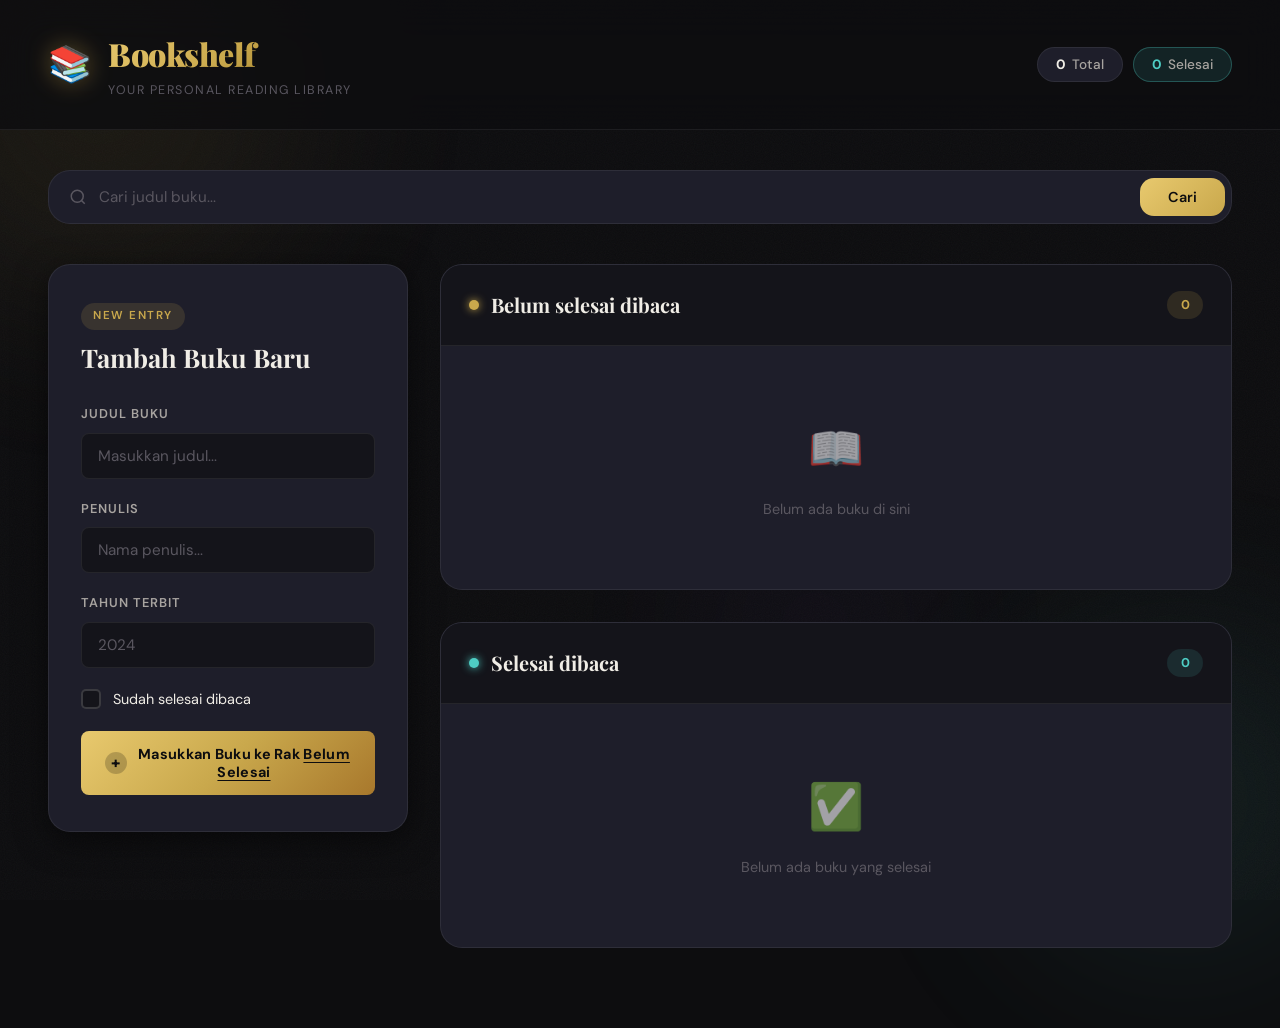
<file: bookshelf-app-starter-project/index.html>
<!DOCTYPE html>
<html lang="en">
  <head>
    <meta http-equiv="Content-Type" content="text/html;charset=UTF-8" />
    <meta name="viewport" content="width=device-width, initial-scale=1.0" />
    <title>Bookshelf App</title>
    <link rel="stylesheet" href="style.css" />
    <link rel="preconnect" href="https://fonts.googleapis.com" />
    <link rel="preconnect" href="https://fonts.gstatic.com" crossorigin />
    <link
      href="https://fonts.googleapis.com/css2?family=Playfair+Display:ital,wght@0,400;0,700;0,900;1,400&family=DM+Sans:wght@300;400;500;600&display=swap"
      rel="stylesheet"
    />
    <script defer src="main.js"></script>
  </head>
  <body>

    <!-- Background Grain Overlay -->
    <div class="grain"></div>

    <!-- Decorative blobs -->
    <div class="blob blob-1"></div>
    <div class="blob blob-2"></div>
    <div class="blob blob-3"></div>

    <header>
      <div class="header-inner">
        <div class="header-logo">
          <span class="logo-icon">📚</span>
          <div>
            <h1>Bookshelf</h1>
            <p class="header-sub">Your personal reading library</p>
          </div>
        </div>
        <div class="header-stats">
          <div class="stat-pill">
            <span id="totalBooks">0</span> Total
          </div>
          <div class="stat-pill accent">
            <span id="doneBooks">0</span> Selesai
          </div>
        </div>
      </div>
    </header>

    <main>

      <!-- Search Section -->
      <section class="search-section">
        <form id="searchBook" data-testid="searchBookForm" class="search-form">
          <div class="search-wrapper">
            <svg class="search-icon" xmlns="http://www.w3.org/2000/svg" viewBox="0 0 24 24" fill="none" stroke="currentColor" stroke-width="2">
              <circle cx="11" cy="11" r="8"/><path d="m21 21-4.35-4.35"/>
            </svg>
            <input
              id="searchBookTitle"
              type="text"
              placeholder="Cari judul buku..."
              data-testid="searchBookFormTitleInput"
            />
            <button id="searchSubmit" type="submit" data-testid="searchBookFormSubmitButton">
              Cari
            </button>
          </div>
        </form>
      </section>

      <div class="content-grid">

        <!-- Add Book Form -->
        <aside class="form-panel">
          <div class="panel-header">
            <span class="panel-tag">New Entry</span>
            <h2>Tambah Buku Baru</h2>
          </div>

          <form id="bookForm" data-testid="bookForm" class="book-form">
            <div class="field-group">
              <label for="bookFormTitle">Judul Buku</label>
              <input
                id="bookFormTitle"
                type="text"
                placeholder="Masukkan judul..."
                required
                data-testid="bookFormTitleInput"
              />
            </div>

            <div class="field-group">
              <label for="bookFormAuthor">Penulis</label>
              <input
                id="bookFormAuthor"
                type="text"
                placeholder="Nama penulis..."
                required
                data-testid="bookFormAuthorInput"
              />
            </div>

            <div class="field-group">
              <label for="bookFormYear">Tahun Terbit</label>
              <input
                id="bookFormYear"
                type="number"
                placeholder="2024"
                required
                data-testid="bookFormYearInput"
              />
            </div>

            <div class="field-group checkbox-group">
              <label class="checkbox-label" for="bookFormIsComplete">
                <input
                  id="bookFormIsComplete"
                  type="checkbox"
                  data-testid="bookFormIsCompleteCheckbox"
                />
                <span class="checkbox-custom"></span>
                <span class="checkbox-text">Sudah selesai dibaca</span>
              </label>
            </div>

            <button id="bookFormSubmit" type="submit" data-testid="bookFormSubmitButton" class="submit-btn">
              <span class="btn-icon">+</span>
              <span class="btn-text">Masukkan Buku ke Rak <em id="shelfLabel">Belum Selesai</em></span>
            </button>
          </form>
        </aside>

        <!-- Book Lists -->
        <div class="lists-area">

          <!-- Incomplete Books -->
          <section class="shelf-section">
            <div class="shelf-header">
              <div class="shelf-label unread">
                <span class="shelf-dot"></span>
                <h2>Belum selesai dibaca</h2>
              </div>
              <span class="count-badge" id="incompleteCount">0</span>
            </div>

            <div id="incompleteBookList" data-testid="incompleteBookList" class="book-list">
              <div class="empty-state" id="emptyIncomplete">
                <div class="empty-icon">📖</div>
                <p>Belum ada buku di sini</p>
              </div>
            </div>
          </section>

          <!-- Complete Books -->
          <section class="shelf-section">
            <div class="shelf-header">
              <div class="shelf-label done">
                <span class="shelf-dot"></span>
                <h2>Selesai dibaca</h2>
              </div>
              <span class="count-badge done" id="completeCount">0</span>
            </div>

            <div id="completeBookList" data-testid="completeBookList" class="book-list">
              <div class="empty-state" id="emptyComplete">
                <div class="empty-icon">✅</div>
                <p>Belum ada buku yang selesai</p>
              </div>
            </div>
          </section>

        </div>
      </div>
    </main>

    <!-- Edit Modal -->
    <div id="editModal" class="modal-overlay" style="display:none;">
      <div class="modal">
        <div class="modal-header">
          <h3>Edit Buku</h3>
          <button class="modal-close" id="closeModal">&times;</button>
        </div>
        <form id="editForm" class="book-form">
          <input type="hidden" id="editBookId" />
          <div class="field-group">
            <label for="editTitle">Judul Buku</label>
            <input id="editTitle" type="text" required placeholder="Judul buku..." />
          </div>
          <div class="field-group">
            <label for="editAuthor">Penulis</label>
            <input id="editAuthor" type="text" required placeholder="Nama penulis..." />
          </div>
          <div class="field-group">
            <label for="editYear">Tahun Terbit</label>
            <input id="editYear" type="number" required placeholder="2024" />
          </div>
          <div class="field-group checkbox-group">
            <label class="checkbox-label" for="editIsComplete">
              <input id="editIsComplete" type="checkbox" />
              <span class="checkbox-custom"></span>
              <span class="checkbox-text">Sudah selesai dibaca</span>
            </label>
          </div>
          <button type="submit" class="submit-btn">
            <span class="btn-icon">✓</span>
            <span class="btn-text">Simpan Perubahan</span>
          </button>
        </form>
      </div>
    </div>

    <!-- Toast Notification -->
    <div id="toast" class="toast"></div>

  </body>
</html>
</file>
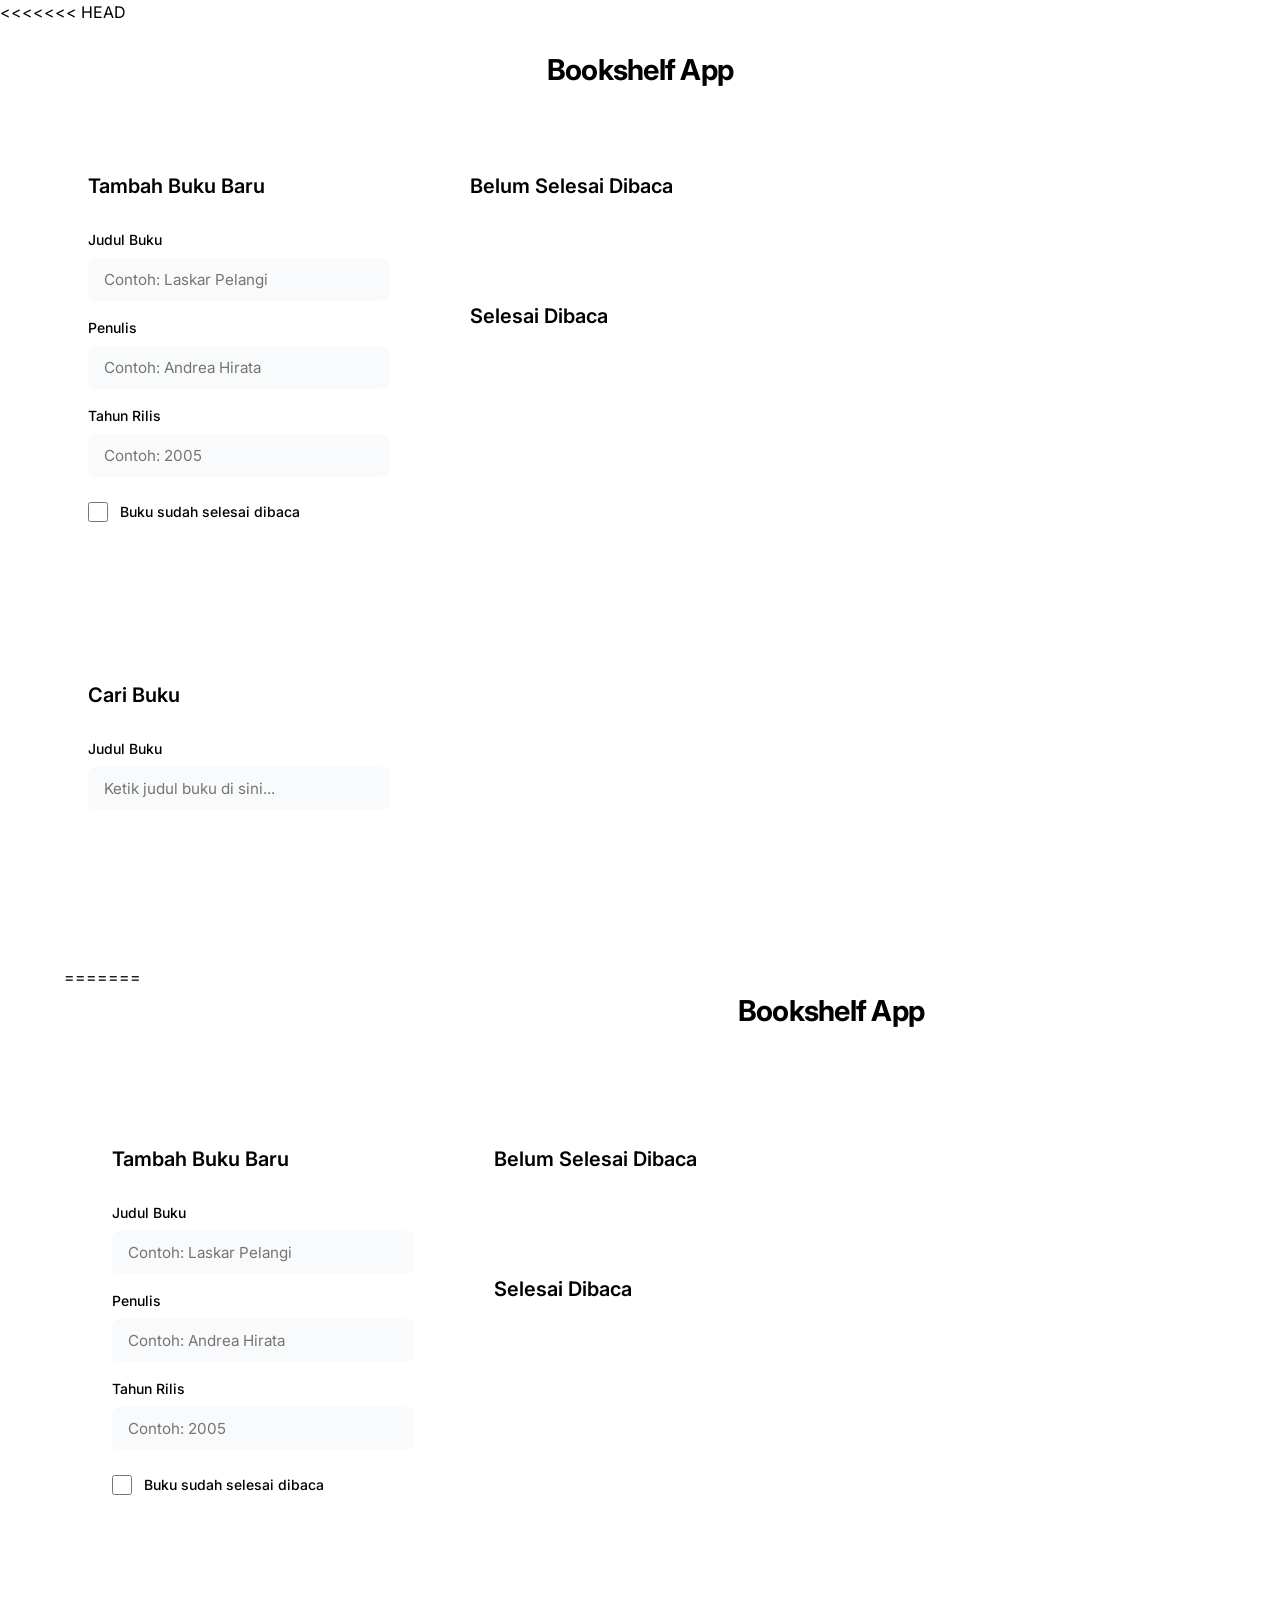
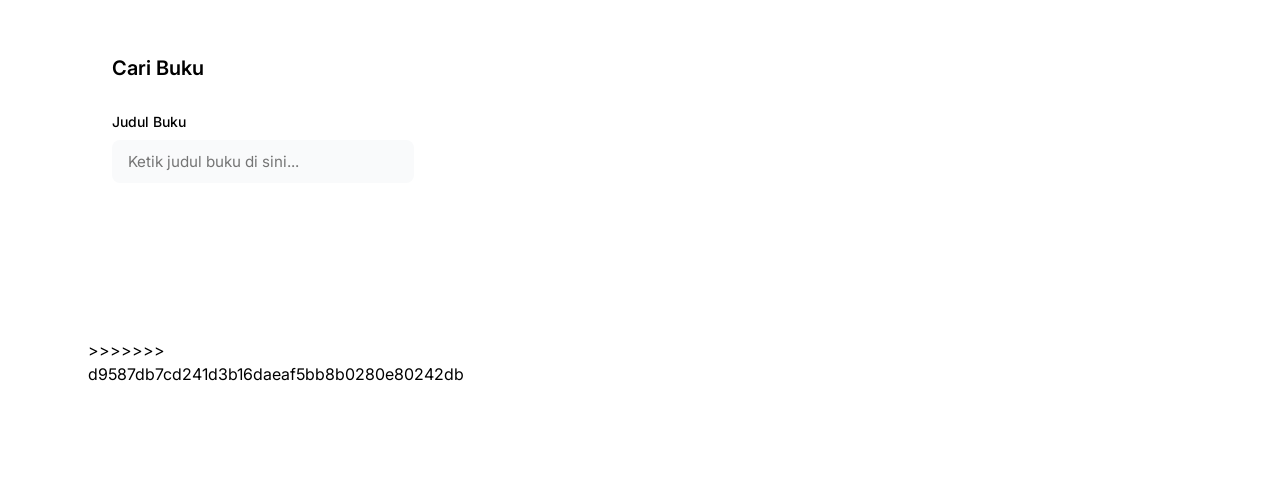
<file: Referensi-bookshelf-app/index.html>
<<<<<<< HEAD
<!DOCTYPE html>
<html lang="id">

<head>
  <meta http-equiv="Content-Type" content="text/html;charset=UTF-8" />
  <meta name="viewport" content="width=device-width, initial-scale=1.0" />
  <title>Bookshelf App - Premium Edition</title>

  <!-- Google Fonts: Inter -->
  <link rel="preconnect" href="https://fonts.googleapis.com">
  <link rel="preconnect" href="https://fonts.gstatic.com" crossorigin>
  <link href="https://fonts.googleapis.com/css2?family=Inter:wght@300;400;500;600;700&display=swap" rel="stylesheet">
  <link rel="stylesheet" href="style.css">
</head>

<body>
  <header>
    <h1>Bookshelf App</h1>
  </header>

  <main>
    <!-- Kiri: Area Form (Sticky di Desktop) -->
    <div class="sidebar">
      <section>
        <h2 id="formTitle">Tambah Buku Baru</h2>
        <form id="bookForm" data-testid="bookForm">
          <div>
            <label for="bookFormTitle">Judul Buku</label>
            <input id="bookFormTitle" type="text" required data-testid="bookFormTitleInput"
              placeholder="Contoh: Laskar Pelangi" />
          </div>
          <div>
            <label for="bookFormAuthor">Penulis</label>
            <input id="bookFormAuthor" type="text" required data-testid="bookFormAuthorInput"
              placeholder="Contoh: Andrea Hirata" />
          </div>
          <div>
            <label for="bookFormYear">Tahun Rilis</label>
            <input id="bookFormYear" type="number" required data-testid="bookFormYearInput"
              placeholder="Contoh: 2005" />
          </div>
          <div class="checkbox-group">
            <input id="bookFormIsComplete" type="checkbox" data-testid="bookFormIsCompleteCheckbox" />
            <label for="bookFormIsComplete">Buku sudah selesai dibaca</label>
          </div>
          <button id="bookFormSubmit" type="submit" data-testid="bookFormSubmitButton">
            Masukkan Buku ke rak <span>Belum selesai dibaca</span>
          </button>
        </form>
      </section>

      <section>
        <h2>Cari Buku</h2>
        <form id="searchBook" data-testid="searchBookForm">
          <div>
            <label for="searchBookTitle">Judul Buku</label>
            <input id="searchBookTitle" type="text" data-testid="searchBookFormTitleInput"
              placeholder="Ketik judul buku di sini..." />
          </div>
          <button id="searchSubmit" type="submit" data-testid="searchBookFormSubmitButton">
            Cari Buku
          </button>
        </form>
      </section>
      </div>
      
      <!-- Kanan: Area Daftar Buku -->
      <div class="content">
        <section>
          <h2>Belum Selesai Dibaca</h2>
          <div id="incompleteBookList" class="book-list-container" data-testid="incompleteBookList">
            <!-- Data buku akan dirender di sini via JS -->
          </div>
        </section>
      
        <section>
          <h2>Selesai Dibaca</h2>
          <div id="completeBookList" class="book-list-container" data-testid="completeBookList">
            <!-- Data buku akan dirender di sini via JS -->
          </div>
        </section>
      </div>
  <!-- Element untuk Toast Notification -->
  <div id="toast">Notifikasi</div>
  <script src="main.js"></script>
</body>
=======
<!DOCTYPE html>
<html lang="id">

<head>
  <meta http-equiv="Content-Type" content="text/html;charset=UTF-8" />
  <meta name="viewport" content="width=device-width, initial-scale=1.0" />
  <title>Bookshelf App - Premium Edition</title>

  <!-- Google Fonts: Inter -->
  <link rel="preconnect" href="https://fonts.googleapis.com">
  <link rel="preconnect" href="https://fonts.gstatic.com" crossorigin>
  <link href="https://fonts.googleapis.com/css2?family=Inter:wght@300;400;500;600;700&display=swap" rel="stylesheet">
  <link rel="stylesheet" href="style.css">
</head>

<body>
  <header>
    <h1>Bookshelf App</h1>
  </header>

  <main>
    <!-- Kiri: Area Form (Sticky di Desktop) -->
    <div class="sidebar">
      <section>
        <h2 id="formTitle">Tambah Buku Baru</h2>
        <form id="bookForm" data-testid="bookForm">
          <div>
            <label for="bookFormTitle">Judul Buku</label>
            <input id="bookFormTitle" type="text" required data-testid="bookFormTitleInput"
              placeholder="Contoh: Laskar Pelangi" />
          </div>
          <div>
            <label for="bookFormAuthor">Penulis</label>
            <input id="bookFormAuthor" type="text" required data-testid="bookFormAuthorInput"
              placeholder="Contoh: Andrea Hirata" />
          </div>
          <div>
            <label for="bookFormYear">Tahun Rilis</label>
            <input id="bookFormYear" type="number" required data-testid="bookFormYearInput"
              placeholder="Contoh: 2005" />
          </div>
          <div class="checkbox-group">
            <input id="bookFormIsComplete" type="checkbox" data-testid="bookFormIsCompleteCheckbox" />
            <label for="bookFormIsComplete">Buku sudah selesai dibaca</label>
          </div>
          <button id="bookFormSubmit" type="submit" data-testid="bookFormSubmitButton">
            Masukkan Buku ke rak <span>Belum selesai dibaca</span>
          </button>
        </form>
      </section>

      <section>
        <h2>Cari Buku</h2>
        <form id="searchBook" data-testid="searchBookForm">
          <div>
            <label for="searchBookTitle">Judul Buku</label>
            <input id="searchBookTitle" type="text" data-testid="searchBookFormTitleInput"
              placeholder="Ketik judul buku di sini..." />
          </div>
          <button id="searchSubmit" type="submit" data-testid="searchBookFormSubmitButton">
            Cari Buku
          </button>
        </form>
      </section>
      </div>
      
      <!-- Kanan: Area Daftar Buku -->
      <div class="content">
        <section>
          <h2>Belum Selesai Dibaca</h2>
          <div id="incompleteBookList" class="book-list-container" data-testid="incompleteBookList">
            <!-- Data buku akan dirender di sini via JS -->
          </div>
        </section>
      
        <section>
          <h2>Selesai Dibaca</h2>
          <div id="completeBookList" class="book-list-container" data-testid="completeBookList">
            <!-- Data buku akan dirender di sini via JS -->
          </div>
        </section>
      </div>
  <!-- Element untuk Toast Notification -->
  <div id="toast">Notifikasi</div>
  <script src="main.js"></script>
</body>
>>>>>>> d9587db7cd241d3b16daeaf5bb8b0280e80242db
</html>
</file>
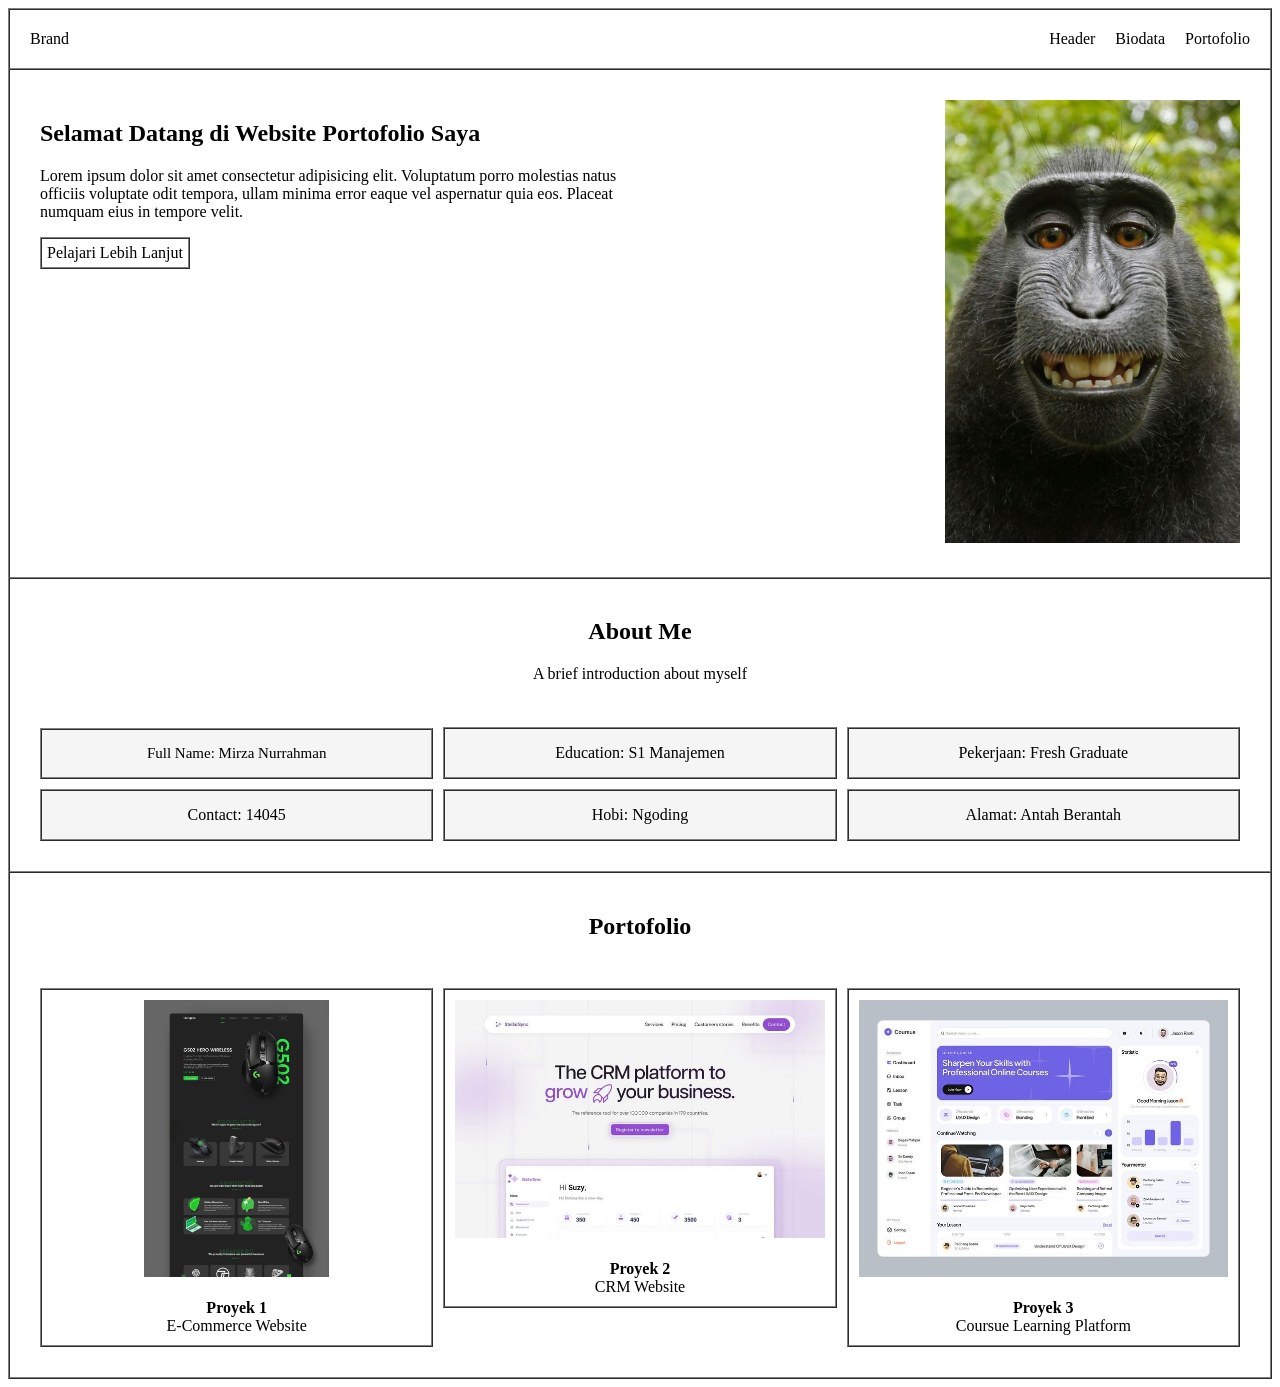
<file: Tugas-1/index.html>
<!DOCTYPE html>
<html lang="id">
<head>
    <meta charset="UTF-8">
    <meta name="viewport" content="width=device-width, initial-scale=1.0">
    <title>Profil Biodata</title>
</head>
<body>

    <!-- Tabel Utama untuk membungkus seluruh halaman dengan border -->
    <table width="100%" border="1" cellspacing="0" cellpadding="20">
        
        <!-- Section 1: Menu -->
        <tr>
            <td>
                <table width="100%" border="0" cellspacing="0" cellpadding="0">
                    <tr>
                        <td align="left">Brand</td>
                        <td align="right">Header &nbsp;&nbsp;&nbsp; Biodata &nbsp;&nbsp;&nbsp; Portofolio</td>
                    </tr>
                </table>
            </td>
        </tr>

        <!-- Section 2: Judul Kiri & Gambar Kanan -->
        <tr>
            <td>
                <table width="100%" border="0" cellspacing="0" cellpadding="10">
                    <tr>
                        <td width="50%" valign="top">
                            <h2>Selamat Datang di Website Portofolio Saya</h2>
                            <p>Lorem ipsum dolor sit amet consectetur adipisicing elit. Voluptatum porro molestias natus officiis voluptate odit tempora, ullam minima error eaque vel aspernatur quia eos. Placeat numquam eius in tempore velit.</p>
                            <!-- Tombol Pelajari Lebih Lanjut dibuat dengan tabel -->
                            <table border="1" cellspacing="0" cellpadding="5">
                                <tr>
                                    <td>Pelajari Lebih Lanjut</td>
                                </tr>
                            </table>
                        </td>
                        <td width="50%" align="right">
                            <img src="black monkey, macaca nigra, selfie, self-portrait, mammal, celebes crested macaque, indonesia, black ape _ Piqsels.jpg" alt="foto monyet" width="50%">
                        </td>
                    </tr>
                </table>
            </td>
        </tr>

        <!-- Section 3: Biodata dengan 6 Box -->
        <tr>
            <td align="center">
                <h2>About Me</h2>
                <p>A brief introduction about myself</p>
                <br>
                <table width="100%" border="0" cellspacing="10" cellpadding="0">
                    <tr>
                        <td width="33%">
                            <table width="100%" border="1" cellspacing="0" cellpadding="15" bgcolor="#f5f5f5">
                                <tr><td align="center" style="font-size: 15px;">Full Name: Mirza Nurrahman</td></tr>
                            </table>
                        </td>
                        <td width="33%">
                            <table width="100%" border="1" cellspacing="0" cellpadding="15" bgcolor="#f5f5f5">
                                <tr><td align="center">Education: S1 Manajemen</td></tr>
                            </table>
                        </td>
                        <td width="33%">
                            <table width="100%" border="1" cellspacing="0" cellpadding="15" bgcolor="#f5f5f5">
                                <tr><td align="center">Pekerjaan: Fresh Graduate</td></tr>
                            </table>
                        </td>
                    </tr>
                    <tr>
                        <td width="33%">
                            <table width="100%" border="1" cellspacing="0" cellpadding="15" bgcolor="#f5f5f5">
                                <tr><td align="center">Contact: 14045</td></tr>
                            </table>
                        </td>
                        <td width="33%">
                            <table width="100%" border="1" cellspacing="0" cellpadding="15" bgcolor="#f5f5f5">
                                <tr><td align="center">Hobi: Ngoding</td></tr>
                            </table>
                        </td>
                        <td width="33%">
                            <table width="100%" border="1" cellspacing="0" cellpadding="15" bgcolor="#f5f5f5">
                                <tr><td align="center">Alamat: Antah Berantah</td></tr>
                            </table>
                        </td>
                    </tr>
                </table>
            </td>
        </tr>

        <!-- Section 4: Portofolio -->
        <tr>
            <td align="center">
                <h2>Portofolio</h2>
                <br>
                <table width="100%" border="0" cellspacing="10" cellpadding="0">
                    <tr>
                        <!-- Box Proyek 1 -->
                        <td width="33%" valign="top">
                            <table width="100%" border="1" cellspacing="0" cellpadding="10">
                                <tr>
                                    <td align="center">
                                        <img src="Appealing directly to gamers_ neon green contrasts….jpg" alt="e-commerce website" width="50%">
                                        <br><br>
                                        <b>Proyek 1</b><br>
                                        E-Commerce Website
                                    </td>
                                </tr>
                            </table>
                        </td>
                        <!-- Box Proyek 2 -->
                        <td width="33%" valign="top">
                            <table width="100%" border="1" cellspacing="0" cellpadding="10">
                                <tr>
                                    <td align="center">
                                        <img src="Elegant Saas website design for a CRM platform….jpg" alt="CRM website" width="100%">
                                        <br><br>
                                        <b>Proyek 2</b><br>
                                        CRM Website
                                    </td>
                                </tr>
                            </table>
                        </td>
                        <!-- Box Proyek 3 -->
                        <td width="33%" valign="top">
                            <table width="100%" border="1" cellspacing="0" cellpadding="10">
                                <tr>
                                    <td align="center">
                                        <img src="Coursue Learning Platform Dashboard designed by….jpg" alt="Coursue Learning Platform" width="100%">
                                        <br><br>
                                        <b>Proyek 3</b><br>
                                        Coursue Learning Platform
                                    </td>
                                </tr>
                            </table>
                        </td>
                    </tr>
                </table>
            </td>
        </tr>

    </table>

</body>
</html>
</file>
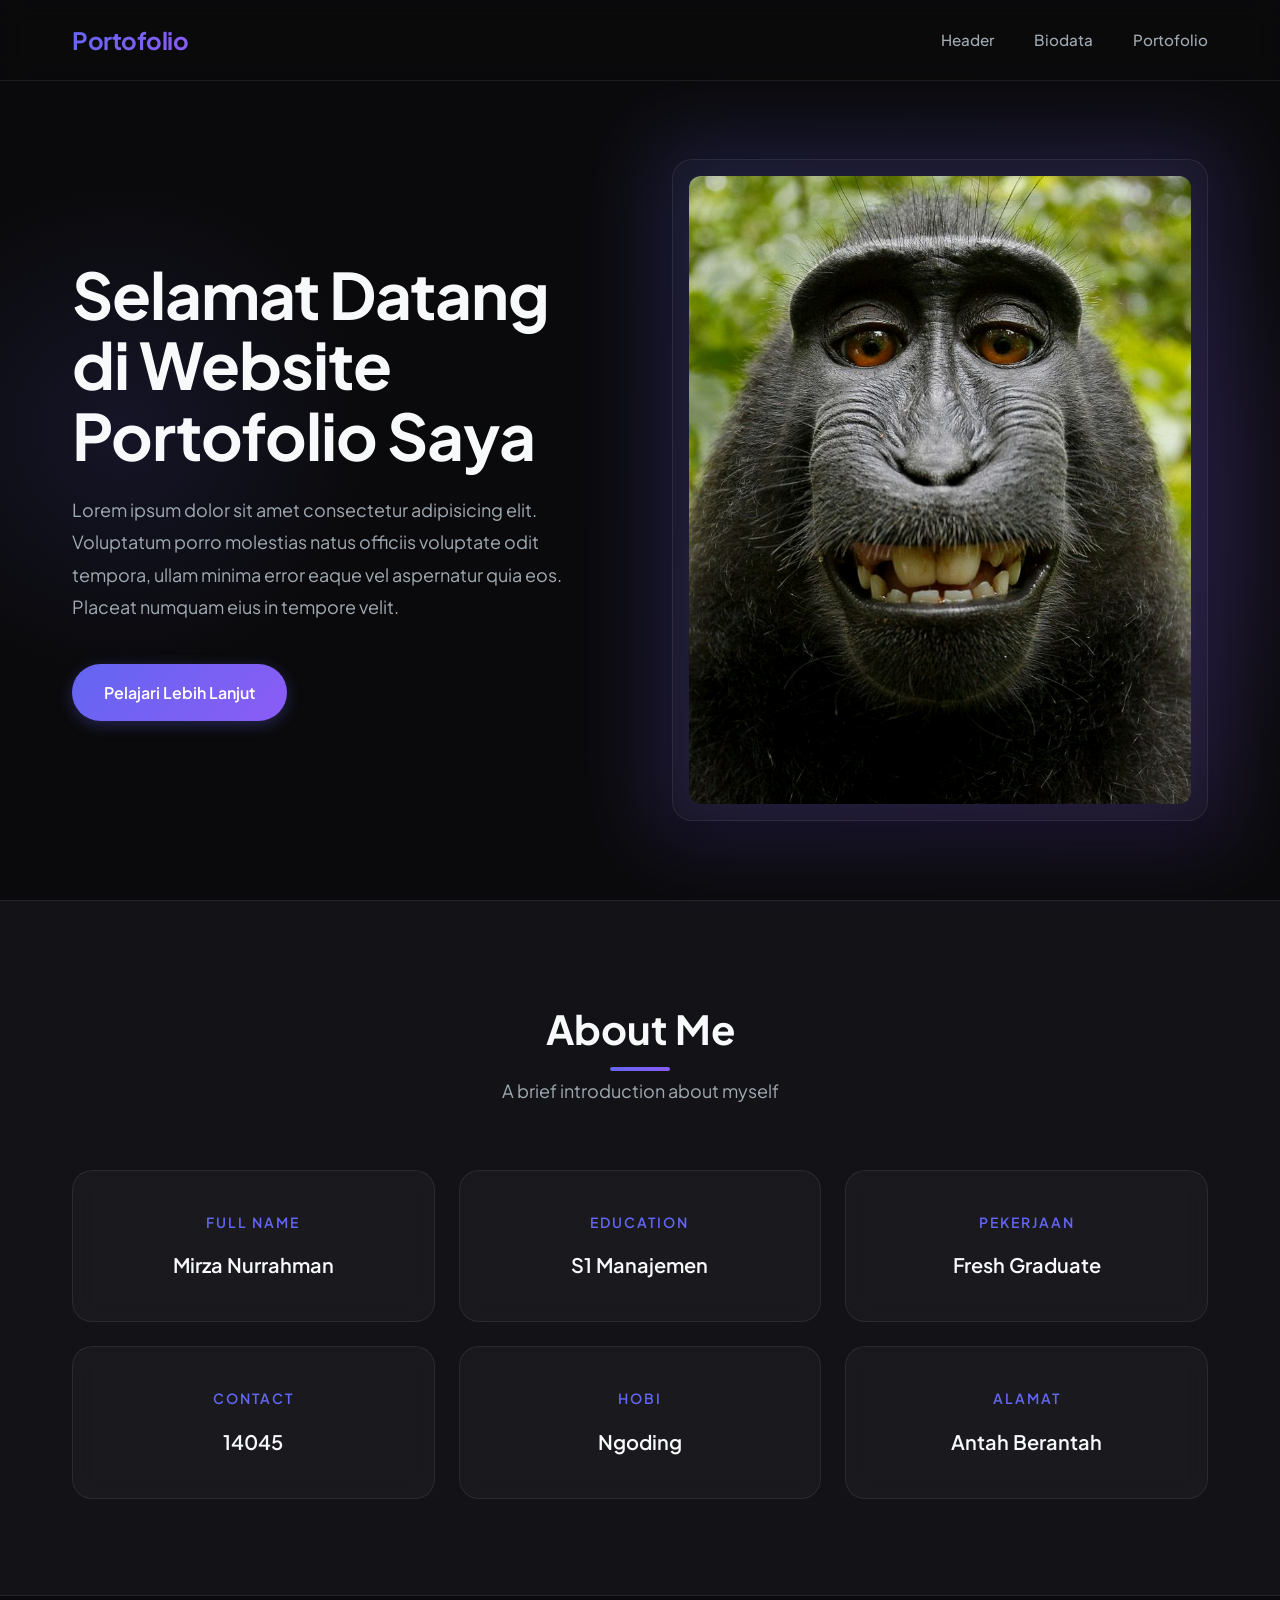
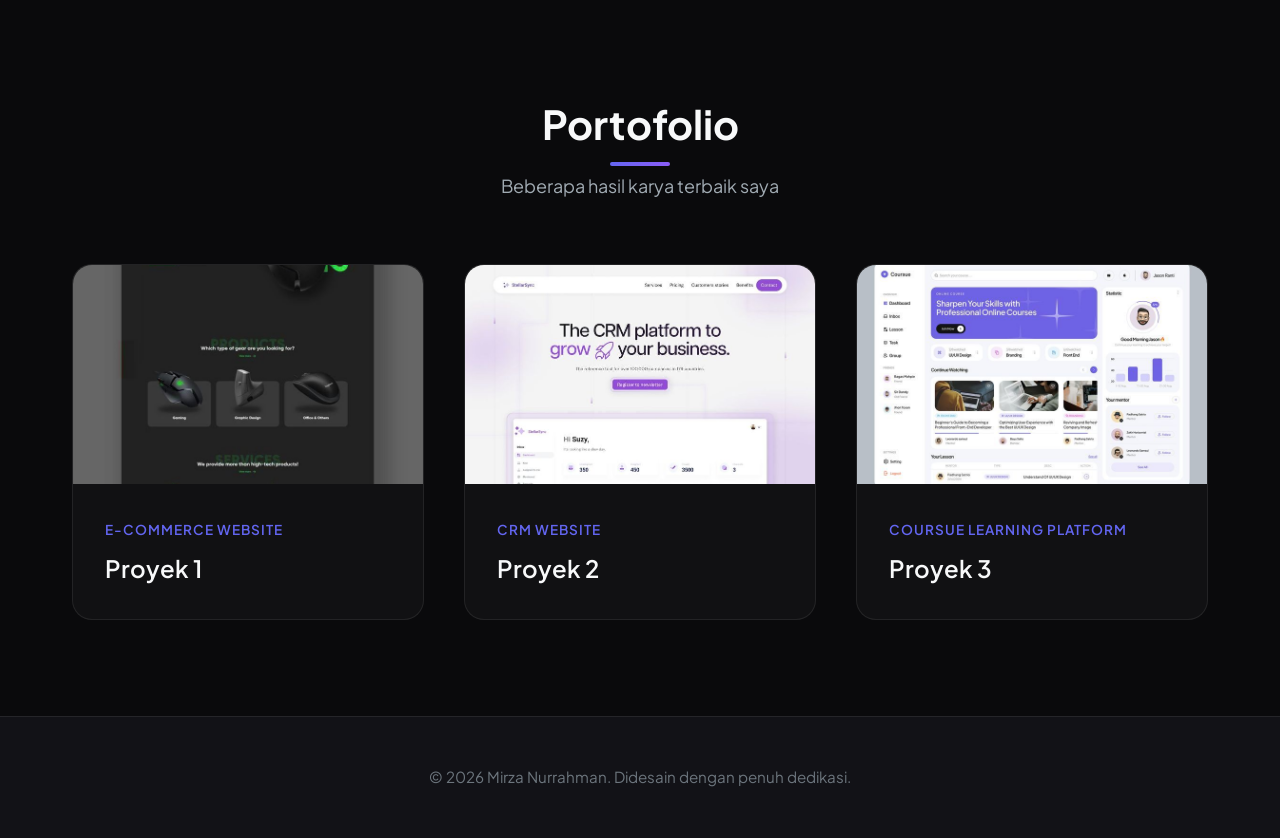
<file: Tugas-2/index.html>
<!DOCTYPE html>
<html lang="id">
<head>
    <meta charset="UTF-8">
    <meta name="viewport" content="width=device-width, initial-scale=1.0">
    <title>Profil Biodata | Portofolio</title>
    <!-- Link ke CSS Eksternal -->
    <link rel="stylesheet" href="style.css">
    <!-- Google Fonts untuk tipografi premium -->
    <link rel="preconnect" href="https://fonts.googleapis.com">
    <link rel="preconnect" href="https://fonts.gstatic.com" crossorigin>
    <link href="https://fonts.googleapis.com/css2?family=Plus+Jakarta+Sans:wght@300;400;500;600;700&display=swap" rel="stylesheet">
</head>
<body>

    <!-- Header & Navigation -->
    <header class="header">
        <div class="container header-container">
            <a href="#" class="brand">Portofolio</a>
            <nav class="main-nav">
                <ul class="nav-list">
                    <li><a href="#home" class="nav-link">Header</a></li>
                    <li><a href="#about" class="nav-link">Biodata</a></li>
                    <li><a href="#portfolio" class="nav-link">Portofolio</a></li>
                </ul>
            </nav>
        </div>
    </header>

    <main>
        <!-- Hero Section -->
        <section id="home" class="hero">
            <div class="container hero-layout">
                <div class="hero-content">
                    <h1 class="hero-title">Selamat Datang di Website Portofolio Saya</h1>
                    <p class="hero-desc">Lorem ipsum dolor sit amet consectetur adipisicing elit. Voluptatum porro molestias natus officiis voluptate odit tempora, ullam minima error eaque vel aspernatur quia eos. Placeat numquam eius in tempore velit.</p>
                    <a href="#about" class="btn btn-primary">Pelajari Lebih Lanjut</a>
                </div>
                <div class="hero-image-wrapper">
                    <!-- Placeholder diganti dengan gambar asli yang sudah ada di folder -->
                    <img src="black monkey, macaca nigra, selfie, self-portrait, mammal, celebes crested macaque, indonesia, black ape _ Piqsels.jpg" alt="Foto Profil" class="hero-img">
                    <div class="hero-image-backdrop"></div>
                </div>
            </div>
        </section>

        <!-- About / Biodata Section -->
        <section id="about" class="about section-padding alternate-bg">
            <div class="container">
                <div class="section-header">
                    <h2 class="section-title">About Me</h2>
                    <p class="section-subtitle">A brief introduction about myself</p>
                </div>
                
                <div class="biodata-grid">
                    <div class="biodata-card">
                        <span class="biodata-label">Full Name</span>
                        <h3 class="biodata-value">Mirza Nurrahman</h3>
                    </div>
                    <div class="biodata-card">
                        <span class="biodata-label">Education</span>
                        <h3 class="biodata-value">S1 Manajemen</h3>
                    </div>
                    <div class="biodata-card">
                        <span class="biodata-label">Pekerjaan</span>
                        <h3 class="biodata-value">Fresh Graduate</h3>
                    </div>
                    <div class="biodata-card">
                        <span class="biodata-label">Contact</span>
                        <h3 class="biodata-value">14045</h3>
                    </div>
                    <div class="biodata-card">
                        <span class="biodata-label">Hobi</span>
                        <h3 class="biodata-value">Ngoding</h3>
                    </div>
                    <div class="biodata-card">
                        <span class="biodata-label">Alamat</span>
                        <h3 class="biodata-value">Antah Berantah</h3>
                    </div>
                </div>
            </div>
        </section>

        <!-- Portfolio Section -->
        <section id="portfolio" class="portfolio section-padding">
            <div class="container">
                <div class="section-header">
                    <h2 class="section-title">Portofolio</h2>
                    <p class="section-subtitle">Beberapa hasil karya terbaik saya</p>
                </div>
                
                <div class="portfolio-grid">
                    <article class="portfolio-item">
                        <div class="portfolio-img-box">
                            <img src="Appealing directly to gamers_ neon green contrasts….jpg" alt="e-commerce website" class="portfolio-img">
                            <div class="portfolio-overlay">
                                <a href="#" class="btn btn-outline">Lihat Detail</a>
                            </div>
                        </div>
                        <div class="portfolio-info">
                            <span class="portfolio-category">E-Commerce Website</span>
                            <h3 class="portfolio-name">Proyek 1</h3>
                        </div>
                    </article>

                    <article class="portfolio-item">
                        <div class="portfolio-img-box">
                            <img src="Elegant Saas website design for a CRM platform….jpg" alt="CRM website" class="portfolio-img">
                            <div class="portfolio-overlay">
                                <a href="#" class="btn btn-outline">Lihat Detail</a>
                            </div>
                        </div>
                        <div class="portfolio-info">
                            <span class="portfolio-category">CRM Website</span>
                            <h3 class="portfolio-name">Proyek 2</h3>
                        </div>
                    </article>

                    <article class="portfolio-item">
                        <div class="portfolio-img-box">
                            <img src="Coursue Learning Platform Dashboard designed by….jpg" alt="Coursue Learning Platform" class="portfolio-img">
                            <div class="portfolio-overlay">
                                <a href="#" class="btn btn-outline">Lihat Detail</a>
                            </div>
                        </div>
                        <div class="portfolio-info">
                            <span class="portfolio-category">Coursue Learning Platform</span>
                            <h3 class="portfolio-name">Proyek 3</h3>
                        </div>
                    </article>
                </div>
            </div>
        </section>
    </main>

    <footer class="footer">
        <div class="container">
            <p>&copy; 2026 Mirza Nurrahman. Didesain dengan penuh dedikasi.</p>
        </div>
    </footer>

</body>
</html>
</file>
<file: bookshelf-app-starter-project/style.css>
/* =============================================
   BOOKSHELF APP — High-End CSS
   Aesthetic: Dark Luxury / Editorial Gold
   ============================================= */

/* ---------- CSS Variables ---------- */
:root {
  --bg:           #0d0d0f;
  --bg-2:         #14141a;
  --bg-3:         #1c1c26;
  --surface:      #1e1e2a;
  --surface-2:    #252535;
  --border:       rgba(255,255,255,0.07);
  --border-hover: rgba(255,255,255,0.16);

  --gold:         #c9a84c;
  --gold-light:   #e8c96e;
  --gold-dim:     rgba(201,168,76,0.15);
  --gold-glow:    rgba(201,168,76,0.4);

  --teal:         #4ecdc4;
  --teal-dim:     rgba(78,205,196,0.12);

  --text:         #f0ede6;
  --text-2:       #a8a4a0;
  --text-3:       #5a5760;

  --unread:       #c9a84c;
  --done:         #4ecdc4;
  --danger:       #e05454;

  --radius:       14px;
  --radius-sm:    8px;
  --radius-lg:    22px;

  --transition:   all 0.3s cubic-bezier(0.4, 0, 0.2, 1);
  --shadow:       0 8px 32px rgba(0,0,0,0.5);
  --shadow-lg:    0 24px 64px rgba(0,0,0,0.7);
}

/* ---------- Reset ---------- */
*, *::before, *::after { box-sizing: border-box; margin: 0; padding: 0; }

html { scroll-behavior: smooth; }

body {
  background: var(--bg);
  color: var(--text);
  font-family: 'DM Sans', sans-serif;
  font-weight: 400;
  line-height: 1.6;
  min-height: 100vh;
  overflow-x: hidden;
  position: relative;
}

/* ---------- Decorative Background ---------- */
.grain {
  position: fixed; inset: 0; z-index: 0;
  pointer-events: none;
  opacity: 0.035;
  background-image: url("data:image/svg+xml,%3Csvg viewBox='0 0 256 256' xmlns='http://www.w3.org/2000/svg'%3E%3Cfilter id='noise'%3E%3CfeTurbulence type='fractalNoise' baseFrequency='0.9' numOctaves='4' stitchTiles='stitch'/%3E%3C/filter%3E%3Crect width='100%25' height='100%25' filter='url(%23noise)'/%3E%3C/svg%3E");
  background-size: 256px;
}

.blob {
  position: fixed; border-radius: 50%;
  pointer-events: none; z-index: 0;
  filter: blur(90px); opacity: 0.12;
}
.blob-1 {
  width: 600px; height: 600px;
  background: radial-gradient(circle, var(--gold), transparent 70%);
  top: -200px; left: -200px;
  animation: blobFloat 12s ease-in-out infinite;
}
.blob-2 {
  width: 500px; height: 500px;
  background: radial-gradient(circle, var(--teal), transparent 70%);
  bottom: -150px; right: -150px;
  animation: blobFloat 16s ease-in-out infinite reverse;
}
.blob-3 {
  width: 350px; height: 350px;
  background: radial-gradient(circle, #8b5cf6, transparent 70%);
  top: 50%; left: 50%;
  animation: blobFloat 20s ease-in-out infinite 4s;
  opacity: 0.07;
}
@keyframes blobFloat {
  0%, 100% { transform: translate(0, 0) scale(1); }
  33%       { transform: translate(30px, -40px) scale(1.05); }
  66%       { transform: translate(-20px, 30px) scale(0.97); }
}

main, header, section, aside, form {
  position: relative; z-index: 1;
}

/* ---------- Header ---------- */
header {
  padding: 28px 48px;
  border-bottom: 1px solid var(--border);
  background: rgba(13,13,15,0.8);
  backdrop-filter: blur(20px);
  position: sticky; top: 0; z-index: 100;
}

.header-inner {
  max-width: 1400px; margin: 0 auto;
  display: flex; align-items: center; justify-content: space-between;
}

.header-logo {
  display: flex; align-items: center; gap: 16px;
}

.logo-icon {
  font-size: 2.2rem;
  filter: drop-shadow(0 0 12px var(--gold-glow));
  animation: logoGlow 3s ease-in-out infinite;
}
@keyframes logoGlow {
  0%, 100% { filter: drop-shadow(0 0 8px var(--gold-glow)); }
  50%       { filter: drop-shadow(0 0 22px var(--gold-glow)); }
}

header h1 {
  font-family: 'Playfair Display', serif;
  font-size: 2rem; font-weight: 900;
  background: linear-gradient(135deg, var(--gold-light), var(--gold), #8b6914);
  -webkit-background-clip: text; -webkit-text-fill-color: transparent;
  background-clip: text; letter-spacing: -0.5px;
}

.header-sub {
  font-size: 0.78rem; color: var(--text-3);
  letter-spacing: 1.5px; text-transform: uppercase; margin-top: 2px;
}

.header-stats { display: flex; gap: 10px; }

.stat-pill {
  background: var(--surface);
  border: 1px solid var(--border);
  padding: 6px 18px; border-radius: 100px;
  font-size: 0.85rem; color: var(--text-2);
  display: flex; align-items: center; gap: 6px;
  font-weight: 500;
  transition: var(--transition);
}
.stat-pill span { color: var(--text); font-weight: 700; }
.stat-pill.accent {
  border-color: rgba(78,205,196,0.3);
  background: var(--teal-dim);
}
.stat-pill.accent span { color: var(--teal); }

/* ---------- Main Layout ---------- */
main {
  max-width: 1400px; margin: 0 auto;
  padding: 40px 48px 80px;
}

/* ---------- Search ---------- */
.search-section { margin-bottom: 40px; }

.search-form { width: 100%; }

.search-wrapper {
  display: flex; align-items: center;
  background: var(--surface);
  border: 1px solid var(--border);
  border-radius: var(--radius-lg);
  padding: 6px 6px 6px 20px;
  gap: 12px;
  transition: var(--transition);
}
.search-wrapper:focus-within {
  border-color: var(--gold);
  box-shadow: 0 0 0 3px var(--gold-dim);
}

.search-icon {
  width: 18px; height: 18px; color: var(--text-3);
  flex-shrink: 0;
}

.search-wrapper input {
  flex: 1; background: transparent; border: none; outline: none;
  color: var(--text); font-family: 'DM Sans', sans-serif;
  font-size: 0.95rem; padding: 10px 0;
}
.search-wrapper input::placeholder { color: var(--text-3); }

.search-wrapper button {
  background: linear-gradient(135deg, var(--gold-light), var(--gold));
  color: #0d0d0f; border: none; outline: none;
  padding: 10px 28px; border-radius: var(--radius);
  font-family: 'DM Sans', sans-serif; font-size: 0.9rem; font-weight: 600;
  cursor: pointer; transition: var(--transition);
  white-space: nowrap;
}
.search-wrapper button:hover {
  background: linear-gradient(135deg, #f0d88a, var(--gold-light));
  box-shadow: 0 4px 20px var(--gold-glow);
  transform: translateY(-1px);
}

/* ---------- Content Grid ---------- */
.content-grid {
  display: grid;
  grid-template-columns: 360px 1fr;
  gap: 32px;
  align-items: start;
}

/* ---------- Form Panel ---------- */
.form-panel {
  background: var(--surface);
  border: 1px solid var(--border);
  border-radius: var(--radius-lg);
  padding: 36px 32px;
  position: sticky; top: 100px;
  box-shadow: var(--shadow);
  animation: slideInLeft 0.6s cubic-bezier(0.4,0,0.2,1) both;
}
@keyframes slideInLeft {
  from { opacity:0; transform: translateX(-24px); }
  to   { opacity:1; transform: translateX(0); }
}

.panel-header { margin-bottom: 32px; }

.panel-tag {
  display: inline-block;
  background: var(--gold-dim);
  color: var(--gold);
  padding: 4px 12px; border-radius: 100px;
  font-size: 0.72rem; font-weight: 600;
  letter-spacing: 1.5px; text-transform: uppercase;
  margin-bottom: 12px;
}

.panel-header h2 {
  font-family: 'Playfair Display', serif;
  font-size: 1.6rem; font-weight: 700;
  color: var(--text); line-height: 1.2;
}

/* ---------- Form Fields ---------- */
.field-group {
  margin-bottom: 20px;
}

.field-group label {
  display: block; font-size: 0.8rem; font-weight: 600;
  color: var(--text-2); text-transform: uppercase;
  letter-spacing: 1px; margin-bottom: 8px;
}

.field-group input[type="text"],
.field-group input[type="number"] {
  width: 100%; background: var(--bg-2);
  border: 1px solid var(--border);
  border-radius: var(--radius-sm);
  padding: 12px 16px; color: var(--text);
  font-family: 'DM Sans', sans-serif; font-size: 0.95rem;
  outline: none; transition: var(--transition);
}
.field-group input:focus {
  border-color: var(--gold);
  box-shadow: 0 0 0 3px var(--gold-dim);
}
.field-group input::placeholder { color: var(--text-3); }

/* Custom Checkbox */
.checkbox-group { margin-top: 4px; }

.checkbox-label {
  display: flex !important; align-items: center; gap: 12px;
  cursor: pointer; font-size: 0.9rem !important;
  font-weight: 400 !important; text-transform: none !important;
  letter-spacing: normal !important;
  color: var(--text-2) !important;
}
.checkbox-label input[type="checkbox"] { display: none; }

.checkbox-custom {
  width: 20px; height: 20px; flex-shrink: 0;
  border: 2px solid var(--border-hover); border-radius: 5px;
  background: var(--bg-2); transition: var(--transition);
  position: relative; display: flex; align-items: center; justify-content: center;
}
.checkbox-label input:checked ~ .checkbox-custom {
  background: var(--gold); border-color: var(--gold);
}
.checkbox-label input:checked ~ .checkbox-custom::after {
  content: '✓'; font-size: 12px; color: #0d0d0f; font-weight: 700;
}
.checkbox-text { color: var(--text); font-size: 0.9rem; }

/* Submit Button */
.submit-btn {
  width: 100%; margin-top: 10px;
  background: linear-gradient(135deg, var(--gold-light), var(--gold), #a8782c);
  color: #0d0d0f; border: none; outline: none;
  padding: 14px 24px; border-radius: var(--radius-sm);
  font-family: 'DM Sans', sans-serif; font-size: 0.9rem; font-weight: 700;
  cursor: pointer; transition: var(--transition);
  display: flex; align-items: center; justify-content: center; gap: 10px;
  letter-spacing: 0.3px;
}
.submit-btn:hover {
  background: linear-gradient(135deg, #f5e090, var(--gold-light));
  box-shadow: 0 8px 28px var(--gold-glow);
  transform: translateY(-2px);
}
.submit-btn:active { transform: translateY(0); }

.btn-icon {
  width: 22px; height: 22px; background: rgba(0,0,0,0.2);
  border-radius: 50%; display: flex; align-items: center; justify-content: center;
  font-size: 1rem; font-weight: 900; flex-shrink: 0;
}
.btn-text em { font-style: normal; text-decoration: underline; text-underline-offset: 3px; }

/* ---------- Lists Area ---------- */
.lists-area { display: flex; flex-direction: column; gap: 32px; }

/* ---------- Shelf Section ---------- */
.shelf-section {
  background: var(--surface);
  border: 1px solid var(--border);
  border-radius: var(--radius-lg);
  overflow: hidden;
  animation: fadeUp 0.6s cubic-bezier(0.4,0,0.2,1) both;
}
.shelf-section:nth-child(2) { animation-delay: 0.15s; }
@keyframes fadeUp {
  from { opacity:0; transform: translateY(24px); }
  to   { opacity:1; transform: translateY(0); }
}

.shelf-header {
  display: flex; align-items: center; justify-content: space-between;
  padding: 24px 28px;
  border-bottom: 1px solid var(--border);
  background: var(--bg-2);
}

.shelf-label {
  display: flex; align-items: center; gap: 12px;
}

.shelf-dot {
  width: 10px; height: 10px; border-radius: 50%;
  background: var(--unread);
  box-shadow: 0 0 8px var(--unread);
  flex-shrink: 0;
}
.shelf-label.done .shelf-dot {
  background: var(--done);
  box-shadow: 0 0 8px var(--done);
}

.shelf-header h2 {
  font-family: 'Playfair Display', serif;
  font-size: 1.25rem; font-weight: 700; color: var(--text);
}

.count-badge {
  background: var(--gold-dim); color: var(--gold);
  padding: 4px 12px; border-radius: 100px;
  font-size: 0.8rem; font-weight: 700;
  min-width: 36px; text-align: center;
}
.count-badge.done {
  background: var(--teal-dim); color: var(--teal);
}

/* ---------- Book List ---------- */
.book-list { padding: 20px; display: flex; flex-direction: column; gap: 14px; }

/* ---------- Empty State ---------- */
.empty-state {
  text-align: center; padding: 48px 24px;
  color: var(--text-3);
}
.empty-icon { font-size: 2.8rem; margin-bottom: 12px; opacity: 0.6; }
.empty-state p { font-size: 0.9rem; }

/* ---------- Book Item ---------- */
[data-testid="bookItem"] {
  background: var(--bg-2);
  border: 1px solid var(--border);
  border-radius: var(--radius);
  padding: 20px 22px;
  display: flex; align-items: flex-start; justify-content: space-between;
  gap: 16px;
  transition: var(--transition);
  animation: bookAppear 0.4s cubic-bezier(0.4,0,0.2,1) both;
  position: relative; overflow: hidden;
}
@keyframes bookAppear {
  from { opacity:0; transform: scale(0.97) translateY(8px); }
  to   { opacity:1; transform: scale(1) translateY(0); }
}

[data-testid="bookItem"]::before {
  content: '';
  position: absolute; left: 0; top: 0; bottom: 0; width: 3px;
  background: var(--gold);
  opacity: 0; transition: opacity 0.3s;
}
[data-testid="bookItem"]:hover {
  border-color: var(--border-hover);
  transform: translateY(-2px);
  box-shadow: 0 8px 24px rgba(0,0,0,0.4);
}
[data-testid="bookItem"]:hover::before { opacity: 1; }

/* Complete books have teal accent */
#completeBookList [data-testid="bookItem"]::before { background: var(--done); }

.book-info { flex: 1; min-width: 0; }

[data-testid="bookItemTitle"] {
  font-family: 'Playfair Display', serif;
  font-size: 1.05rem; font-weight: 700;
  color: var(--text); line-height: 1.3;
  margin-bottom: 6px;
  overflow: hidden; text-overflow: ellipsis;
  display: -webkit-box; -webkit-line-clamp: 2; -webkit-box-orient: vertical;
}

[data-testid="bookItemAuthor"],
[data-testid="bookItemYear"] {
  font-size: 0.82rem; color: var(--text-2);
  margin-bottom: 2px;
}
[data-testid="bookItemAuthor"] { color: var(--gold); font-weight: 500; }

.book-actions {
  display: flex; flex-direction: column; gap: 8px;
  flex-shrink: 0;
}

/* Action Buttons */
[data-testid="bookItemIsCompleteButton"],
[data-testid="bookItemDeleteButton"],
[data-testid="bookItemEditButton"] {
  padding: 7px 14px; border-radius: var(--radius-sm);
  font-family: 'DM Sans', sans-serif; font-size: 0.78rem; font-weight: 600;
  cursor: pointer; border: 1px solid transparent; outline: none;
  transition: var(--transition); white-space: nowrap;
  letter-spacing: 0.2px;
}

[data-testid="bookItemIsCompleteButton"] {
  background: var(--teal-dim); color: var(--teal);
  border-color: rgba(78,205,196,0.2);
}
[data-testid="bookItemIsCompleteButton"]:hover {
  background: var(--teal); color: #0d0d0f;
  box-shadow: 0 4px 16px rgba(78,205,196,0.4);
  transform: translateY(-1px);
}

#incompleteBookList [data-testid="bookItemIsCompleteButton"] {
  background: var(--gold-dim); color: var(--gold);
  border-color: rgba(201,168,76,0.2);
}
#incompleteBookList [data-testid="bookItemIsCompleteButton"]:hover {
  background: var(--gold); color: #0d0d0f;
  box-shadow: 0 4px 16px var(--gold-glow);
}

[data-testid="bookItemEditButton"] {
  background: rgba(255,255,255,0.05); color: var(--text-2);
  border-color: var(--border);
}
[data-testid="bookItemEditButton"]:hover {
  background: rgba(255,255,255,0.1); color: var(--text);
  border-color: var(--border-hover);
  transform: translateY(-1px);
}

[data-testid="bookItemDeleteButton"] {
  background: rgba(224,84,84,0.1); color: var(--danger);
  border-color: rgba(224,84,84,0.2);
}
[data-testid="bookItemDeleteButton"]:hover {
  background: var(--danger); color: #fff;
  box-shadow: 0 4px 16px rgba(224,84,84,0.4);
  transform: translateY(-1px);
}

/* ---------- Modal ---------- */
.modal-overlay {
  position: fixed; inset: 0; z-index: 1000;
  background: rgba(0,0,0,0.75);
  backdrop-filter: blur(8px);
  display: flex !important; align-items: center; justify-content: center;
  padding: 24px;
  animation: overlayIn 0.25s ease;
}
.modal-overlay[style*="none"] { display: none !important; }
@keyframes overlayIn { from { opacity:0; } to { opacity:1; } }

.modal {
  background: var(--surface);
  border: 1px solid var(--border-hover);
  border-radius: var(--radius-lg);
  padding: 36px; width: 100%; max-width: 460px;
  box-shadow: var(--shadow-lg);
  animation: modalIn 0.35s cubic-bezier(0.34,1.56,0.64,1);
}
@keyframes modalIn {
  from { opacity:0; transform: scale(0.92) translateY(20px); }
  to   { opacity:1; transform: scale(1) translateY(0); }
}

.modal-header {
  display: flex; align-items: center; justify-content: space-between;
  margin-bottom: 28px;
}
.modal-header h3 {
  font-family: 'Playfair Display', serif;
  font-size: 1.5rem; font-weight: 700;
}

.modal-close {
  width: 34px; height: 34px; border-radius: 50%;
  background: var(--bg-2); border: 1px solid var(--border);
  color: var(--text-2); font-size: 1.2rem;
  cursor: pointer; display: flex; align-items: center; justify-content: center;
  transition: var(--transition); outline: none;
}
.modal-close:hover { background: var(--danger); color: #fff; border-color: var(--danger); }

/* ---------- Toast ---------- */
.toast {
  position: fixed; bottom: 32px; right: 32px; z-index: 9999;
  background: var(--surface-2);
  border: 1px solid var(--border-hover);
  border-radius: var(--radius);
  padding: 14px 22px; font-size: 0.88rem; font-weight: 500;
  color: var(--text);
  box-shadow: var(--shadow-lg);
  pointer-events: none;
  opacity: 0; transform: translateY(12px) scale(0.97);
  transition: all 0.35s cubic-bezier(0.4,0,0.2,1);
  max-width: 320px;
}
.toast.show {
  opacity: 1; transform: translateY(0) scale(1);
}
.toast.success { border-left: 3px solid var(--gold); }
.toast.delete  { border-left: 3px solid var(--danger); }
.toast.edit    { border-left: 3px solid var(--teal); }

/* ---------- Scrollbar ---------- */
::-webkit-scrollbar { width: 6px; }
::-webkit-scrollbar-track { background: var(--bg); }
::-webkit-scrollbar-thumb { background: var(--surface-2); border-radius: 3px; }
::-webkit-scrollbar-thumb:hover { background: var(--text-3); }

/* ---------- Responsive ---------- */
@media (max-width: 1024px) {
  main { padding: 32px 28px 60px; }
  header { padding: 20px 28px; }
  .content-grid { grid-template-columns: 1fr; }
  .form-panel { position: static; }
}

@media (max-width: 640px) {
  header { padding: 16px 20px; }
  header h1 { font-size: 1.5rem; }
  .header-sub { display: none; }
  main { padding: 24px 16px 60px; }
  [data-testid="bookItem"] { flex-direction: column; }
  .book-actions { flex-direction: row; flex-wrap: wrap; }
  .toast { bottom: 16px; right: 16px; left: 16px; max-width: none; }
}
</file>
<file: Referensi-bookshelf-app/style.css>
<<<<<<< HEAD
  /* CSS Variables for High-End Look */
  :root {
    --primary: #4F46E5;
    --primary-hover: #4338CA;
    --secondary: #10B981;
    --secondary-hover: #059669;
    --danger: #EF4444;
    --danger-hover: #DC2626;
    --warning: #F59E0B;
    --warning-hover: #D97706;
    --bg-color: #F3F4F6;
    --surface: #FFFFFF;
    --text-main: #111827;
    --text-muted: #6B7280;
    --border: #E5E7EB;
    --radius: 12px;
    --shadow-sm: 0 1px 2px 0 rgba(0, 0, 0, 0.05);
    --shadow-md: 0 4px 6px -1px rgba(0, 0, 0, 0.1), 0 2px 4px -1px rgba(0, 0, 0, 0.06);
    --shadow-lg: 0 10px 15px -3px rgba(0, 0, 0, 0.1), 0 4px 6px -2px rgba(0, 0, 0, 0.05);
  }

  * {
    box-sizing: border-box;
    margin: 0;
    padding: 0;
    font-family: 'Inter', sans-serif;
  }

  body {
    background-color: var(--bg-color);
    color: var(--text-main);
    line-height: 1.5;
    padding-bottom: 3rem;
  }

  /* Header Styling */
  header {
    background: var(--surface);
    padding: 1.5rem 2rem;
    text-align: center;
    box-shadow: var(--shadow-sm);
    position: sticky;
    top: 0;
    z-index: 10;
  }

  header h1 {
    font-size: 1.8rem;
    font-weight: 700;
    color: var(--primary);
    letter-spacing: -0.025em;
  }

  /* Main Layout */
  main {
    max-width: 1200px;
    margin: 2rem auto;
    padding: 0 1.5rem;
    display: grid;
    grid-template-columns: 1fr;
    gap: 2rem;
  }

  @media (min-width: 992px) {
    main {
      grid-template-columns: 350px 1fr;
      align-items: start;
    }

    .sidebar {
      position: sticky;
      top: 6rem;
    }
  }

  /* Section & Card Styling */
  section {
    background: var(--surface);
    padding: 1.5rem;
    border-radius: var(--radius);
    box-shadow: var(--shadow-md);
    margin-bottom: 1.5rem;
  }

  section h2 {
    font-size: 1.25rem;
    font-weight: 600;
    margin-bottom: 1.25rem;
    padding-bottom: 0.5rem;
    border-bottom: 2px solid var(--bg-color);
    color: var(--text-main);
  }

  /* Form Styling */
  form div {
    margin-bottom: 1rem;
  }

  label {
    display: block;
    font-size: 0.875rem;
    font-weight: 500;
    margin-bottom: 0.5rem;
    color: var(--text-main);
  }

  input[type="text"],
  input[type="number"] {
    width: 100%;
    padding: 0.75rem 1rem;
    border: 1px solid var(--border);
    border-radius: 8px;
    font-size: 0.95rem;
    transition: all 0.2s ease;
    background-color: #F9FAFB;
  }

  input[type="text"]:focus,
  input[type="number"]:focus {
    outline: none;
    border-color: var(--primary);
    box-shadow: 0 0 0 3px rgba(79, 70, 229, 0.1);
    background-color: var(--surface);
  }

  /* Checkbox Styling */
  .checkbox-group {
    display: flex;
    align-items: center;
    gap: 0.75rem;
    cursor: pointer;
    margin-top: 1.5rem;
    margin-bottom: 1.5rem;
  }

  .checkbox-group label {
    margin-bottom: 0;
    cursor: pointer;
  }

  input[type="checkbox"] {
    width: 1.25rem;
    height: 1.25rem;
    accent-color: var(--primary);
    cursor: pointer;
  }

  /* Button Styling */
  button {
    width: 100%;
    padding: 0.75rem 1.5rem;
    border: none;
    border-radius: 8px;
    font-weight: 600;
    font-size: 0.95rem;
    cursor: pointer;
    transition: all 0.2s ease;
  }

  #bookFormSubmit {
    background-color: var(--primary);
    color: white;
    box-shadow: var(--shadow-sm);
  }

  #bookFormSubmit:hover {
    background-color: var(--primary-hover);
    box-shadow: var(--shadow-md);
  }

  #searchSubmit {
    background-color: var(--text-main);
    color: white;
    margin-top: 1rem;
  }

  #searchSubmit:hover {
    background-color: #000;
  }

  /* Book List Grid */
  .book-list-container {
    display: grid;
    grid-template-columns: repeat(auto-fill, minmax(280px, 1fr));
    gap: 1.25rem;
  }

  /* Individual Book Item Card */
  .book-item {
    background: var(--surface);
    border: 1px solid var(--border);
    border-radius: var(--radius);
    padding: 1.25rem;
    transition: transform 0.2s ease, box-shadow 0.2s ease;
    display: flex;
    flex-direction: column;
    height: 100%;
  }

  .book-item:hover {
    transform: translateY(-2px);
    box-shadow: var(--shadow-lg);
    border-color: var(--primary);
  }

  .book-item h3 {
    font-size: 1.15rem;
    color: var(--text-main);
    margin-bottom: 0.5rem;
    line-height: 1.3;
  }

  .book-item p {
    font-size: 0.9rem;
    color: var(--text-muted);
    margin-bottom: 0.25rem;
  }

  .book-item .actions {
    margin-top: auto;
    padding-top: 1.25rem;
    display: flex;
    flex-wrap: wrap;
    gap: 0.5rem;
  }

  /* Action Buttons within Book Card */
  .book-item button {
    width: auto;
    flex: 1;
    padding: 0.5rem;
    font-size: 0.8rem;
    border-radius: 6px;
  }

  .btn-toggle {
    background-color: var(--secondary);
    color: white;
    flex-basis: 100%;
    /* Makes this button take full width */
    margin-bottom: 0.25rem;
  }

  .btn-toggle:hover {
    background-color: var(--secondary-hover);
  }

  .btn-delete {
    background-color: white;
    color: var(--danger);
    border: 1px solid var(--danger);
  }

  .btn-delete:hover {
    background-color: var(--danger);
    color: white;
  }

  .btn-edit {
    background-color: white;
    color: var(--warning);
    border: 1px solid var(--warning);
  }

  .btn-edit:hover {
    background-color: var(--warning);
    color: white;
  }

  /* Toast Notification */
  #toast {
    visibility: hidden;
    min-width: 250px;
    background-color: #333;
    color: #fff;
    text-align: center;
    border-radius: 8px;
    padding: 16px;
    position: fixed;
    z-index: 50;
    left: 50%;
    bottom: 30px;
    transform: translateX(-50%);
    box-shadow: var(--shadow-lg);
    font-size: 0.9rem;
    opacity: 0;
    transition: opacity 0.3s, bottom 0.3s;
  }

  #toast.show {
    visibility: visible;
    opacity: 1;
    bottom: 50px;
  }

  /* Empty State */
  .empty-state {
    text-align: center;
    padding: 2rem;
    color: var(--text-muted);
    font-size: 0.9rem;
    grid-column: 1 / -1;
=======
  /* CSS Variables for High-End Look */
  :root {
    --primary: #4F46E5;
    --primary-hover: #4338CA;
    --secondary: #10B981;
    --secondary-hover: #059669;
    --danger: #EF4444;
    --danger-hover: #DC2626;
    --warning: #F59E0B;
    --warning-hover: #D97706;
    --bg-color: #F3F4F6;
    --surface: #FFFFFF;
    --text-main: #111827;
    --text-muted: #6B7280;
    --border: #E5E7EB;
    --radius: 12px;
    --shadow-sm: 0 1px 2px 0 rgba(0, 0, 0, 0.05);
    --shadow-md: 0 4px 6px -1px rgba(0, 0, 0, 0.1), 0 2px 4px -1px rgba(0, 0, 0, 0.06);
    --shadow-lg: 0 10px 15px -3px rgba(0, 0, 0, 0.1), 0 4px 6px -2px rgba(0, 0, 0, 0.05);
  }

  * {
    box-sizing: border-box;
    margin: 0;
    padding: 0;
    font-family: 'Inter', sans-serif;
  }

  body {
    background-color: var(--bg-color);
    color: var(--text-main);
    line-height: 1.5;
    padding-bottom: 3rem;
  }

  /* Header Styling */
  header {
    background: var(--surface);
    padding: 1.5rem 2rem;
    text-align: center;
    box-shadow: var(--shadow-sm);
    position: sticky;
    top: 0;
    z-index: 10;
  }

  header h1 {
    font-size: 1.8rem;
    font-weight: 700;
    color: var(--primary);
    letter-spacing: -0.025em;
  }

  /* Main Layout */
  main {
    max-width: 1200px;
    margin: 2rem auto;
    padding: 0 1.5rem;
    display: grid;
    grid-template-columns: 1fr;
    gap: 2rem;
  }

  @media (min-width: 992px) {
    main {
      grid-template-columns: 350px 1fr;
      align-items: start;
    }

    .sidebar {
      position: sticky;
      top: 6rem;
    }
  }

  /* Section & Card Styling */
  section {
    background: var(--surface);
    padding: 1.5rem;
    border-radius: var(--radius);
    box-shadow: var(--shadow-md);
    margin-bottom: 1.5rem;
  }

  section h2 {
    font-size: 1.25rem;
    font-weight: 600;
    margin-bottom: 1.25rem;
    padding-bottom: 0.5rem;
    border-bottom: 2px solid var(--bg-color);
    color: var(--text-main);
  }

  /* Form Styling */
  form div {
    margin-bottom: 1rem;
  }

  label {
    display: block;
    font-size: 0.875rem;
    font-weight: 500;
    margin-bottom: 0.5rem;
    color: var(--text-main);
  }

  input[type="text"],
  input[type="number"] {
    width: 100%;
    padding: 0.75rem 1rem;
    border: 1px solid var(--border);
    border-radius: 8px;
    font-size: 0.95rem;
    transition: all 0.2s ease;
    background-color: #F9FAFB;
  }

  input[type="text"]:focus,
  input[type="number"]:focus {
    outline: none;
    border-color: var(--primary);
    box-shadow: 0 0 0 3px rgba(79, 70, 229, 0.1);
    background-color: var(--surface);
  }

  /* Checkbox Styling */
  .checkbox-group {
    display: flex;
    align-items: center;
    gap: 0.75rem;
    cursor: pointer;
    margin-top: 1.5rem;
    margin-bottom: 1.5rem;
  }

  .checkbox-group label {
    margin-bottom: 0;
    cursor: pointer;
  }

  input[type="checkbox"] {
    width: 1.25rem;
    height: 1.25rem;
    accent-color: var(--primary);
    cursor: pointer;
  }

  /* Button Styling */
  button {
    width: 100%;
    padding: 0.75rem 1.5rem;
    border: none;
    border-radius: 8px;
    font-weight: 600;
    font-size: 0.95rem;
    cursor: pointer;
    transition: all 0.2s ease;
  }

  #bookFormSubmit {
    background-color: var(--primary);
    color: white;
    box-shadow: var(--shadow-sm);
  }

  #bookFormSubmit:hover {
    background-color: var(--primary-hover);
    box-shadow: var(--shadow-md);
  }

  #searchSubmit {
    background-color: var(--text-main);
    color: white;
    margin-top: 1rem;
  }

  #searchSubmit:hover {
    background-color: #000;
  }

  /* Book List Grid */
  .book-list-container {
    display: grid;
    grid-template-columns: repeat(auto-fill, minmax(280px, 1fr));
    gap: 1.25rem;
  }

  /* Individual Book Item Card */
  .book-item {
    background: var(--surface);
    border: 1px solid var(--border);
    border-radius: var(--radius);
    padding: 1.25rem;
    transition: transform 0.2s ease, box-shadow 0.2s ease;
    display: flex;
    flex-direction: column;
    height: 100%;
  }

  .book-item:hover {
    transform: translateY(-2px);
    box-shadow: var(--shadow-lg);
    border-color: var(--primary);
  }

  .book-item h3 {
    font-size: 1.15rem;
    color: var(--text-main);
    margin-bottom: 0.5rem;
    line-height: 1.3;
  }

  .book-item p {
    font-size: 0.9rem;
    color: var(--text-muted);
    margin-bottom: 0.25rem;
  }

  .book-item .actions {
    margin-top: auto;
    padding-top: 1.25rem;
    display: flex;
    flex-wrap: wrap;
    gap: 0.5rem;
  }

  /* Action Buttons within Book Card */
  .book-item button {
    width: auto;
    flex: 1;
    padding: 0.5rem;
    font-size: 0.8rem;
    border-radius: 6px;
  }

  .btn-toggle {
    background-color: var(--secondary);
    color: white;
    flex-basis: 100%;
    /* Makes this button take full width */
    margin-bottom: 0.25rem;
  }

  .btn-toggle:hover {
    background-color: var(--secondary-hover);
  }

  .btn-delete {
    background-color: white;
    color: var(--danger);
    border: 1px solid var(--danger);
  }

  .btn-delete:hover {
    background-color: var(--danger);
    color: white;
  }

  .btn-edit {
    background-color: white;
    color: var(--warning);
    border: 1px solid var(--warning);
  }

  .btn-edit:hover {
    background-color: var(--warning);
    color: white;
  }

  /* Toast Notification */
  #toast {
    visibility: hidden;
    min-width: 250px;
    background-color: #333;
    color: #fff;
    text-align: center;
    border-radius: 8px;
    padding: 16px;
    position: fixed;
    z-index: 50;
    left: 50%;
    bottom: 30px;
    transform: translateX(-50%);
    box-shadow: var(--shadow-lg);
    font-size: 0.9rem;
    opacity: 0;
    transition: opacity 0.3s, bottom 0.3s;
  }

  #toast.show {
    visibility: visible;
    opacity: 1;
    bottom: 50px;
  }

  /* Empty State */
  .empty-state {
    text-align: center;
    padding: 2rem;
    color: var(--text-muted);
    font-size: 0.9rem;
    grid-column: 1 / -1;
>>>>>>> d9587db7cd241d3b16daeaf5bb8b0280e80242db
  }
</file>
<file: Tugas-2/style.css>
/* --- Variabel CSS & Desain Sistem Premium --- */
:root {
    /* Palet Warna - Premium Dark Mode */
    --bg-main: #0a0a0c;
    --bg-secondary: #121217;
    --bg-card: rgba(255, 255, 255, 0.03);
    
    --text-primary: #f8f9fa;
    --text-secondary: #a0aab2;
    --text-muted: #6c757d;
    
    --accent-primary: #6366f1; /* Indigo */
    --accent-hover: #4f46e5;
    --accent-gradient: linear-gradient(135deg, #6366f1 0%, #8b5cf6 100%);
    
    --border-color: rgba(255, 255, 255, 0.08);
    --glass-border: rgba(255, 255, 255, 0.1);
    --glass-bg: rgba(10, 10, 12, 0.7);
    
    /* Tipografi */
    --font-primary: 'Plus Jakarta Sans', system-ui, -apple-system, sans-serif;
    
    /* Layout & Spacing */
    --container-max: 1200px;
    --container-px: 2rem;
    --section-py: 6rem;
    
    /* Efek & Transisi */
    --transition-fast: 0.2s ease;
    --transition-normal: 0.3s ease;
    --transition-slow: 0.5s cubic-bezier(0.4, 0, 0.2, 1);
    --shadow-sm: 0 4px 6px -1px rgba(0, 0, 0, 0.3);
    --shadow-md: 0 10px 15px -3px rgba(0, 0, 0, 0.4);
    --shadow-lg: 0 20px 25px -5px rgba(0, 0, 0, 0.5);
    --shadow-glow: 0 0 20px rgba(99, 102, 241, 0.3);
    
    /* Border Radius */
    --radius-sm: 8px;
    --radius-md: 12px;
    --radius-lg: 20px;
    --radius-full: 9999px;
}

/* --- Reset & Base Styles --- */
*, *::before, *::after {
    box-sizing: border-box;
    margin: 0;
    padding: 0;
}

html {
    scroll-behavior: smooth;
    scroll-padding-top: 80px; /* Offset untuk fixed header */
}

body {
    font-family: var(--font-primary);
    background-color: var(--bg-main);
    color: var(--text-primary);
    line-height: 1.6;
    -webkit-font-smoothing: antialiased;
    -moz-osx-font-smoothing: grayscale;
    overflow-x: hidden;
}

img {
    max-width: 100%;
    display: block;
}

a {
    text-decoration: none;
    color: inherit;
    transition: all var(--transition-normal);
}

ul {
    list-style: none;
}

/* --- Layout Utilitas --- */
.container {
    max-width: var(--container-max);
    margin: 0 auto;
    padding: 0 var(--container-px);
}

.section-padding {
    padding: var(--section-py) 0;
}

.alternate-bg {
    background-color: var(--bg-secondary);
    border-top: 1px solid var(--border-color);
    border-bottom: 1px solid var(--border-color);
}

/* --- Komponen Tombol --- */
.btn {
    display: inline-flex;
    align-items: center;
    justify-content: center;
    padding: 1rem 2rem;
    font-size: 1rem;
    font-weight: 600;
    border-radius: var(--radius-full);
    cursor: pointer;
    transition: all var(--transition-normal);
    border: none;
    text-align: center;
}

.btn-primary {
    background: var(--accent-gradient);
    color: white;
    box-shadow: 0 4px 15px rgba(99, 102, 241, 0.3);
}

.btn-primary:hover {
    transform: translateY(-3px);
    box-shadow: var(--shadow-glow);
}

.btn-outline {
    background: transparent;
    color: white;
    border: 2px solid white;
}

.btn-outline:hover {
    background: white;
    color: var(--bg-main);
    transform: translateY(-2px);
}

/* --- Header & Navigation --- */
.header {
    position: fixed;
    top: 0;
    left: 0;
    width: 100%;
    z-index: 1000;
    background: var(--glass-bg);
    backdrop-filter: blur(12px);
    -webkit-backdrop-filter: blur(12px);
    border-bottom: 1px solid var(--border-color);
    transition: all var(--transition-normal);
}

.header-container {
    display: flex;
    align-items: center;
    justify-content: space-between;
    height: 80px;
}

.brand {
    font-size: 1.5rem;
    font-weight: 700;
    letter-spacing: -0.5px;
    background: var(--accent-gradient);
    -webkit-background-clip: text;
    -webkit-text-fill-color: transparent;
    background-clip: text;
}

.nav-list {
    display: flex;
    gap: 2.5rem;
}

.nav-link {
    font-size: 0.95rem;
    font-weight: 500;
    color: var(--text-secondary);
    position: relative;
    padding-bottom: 4px;
}

.nav-link:hover {
    color: var(--text-primary);
}

.nav-link::after {
    content: '';
    position: absolute;
    bottom: 0;
    left: 0;
    width: 0;
    height: 2px;
    background: var(--accent-gradient);
    transition: width var(--transition-normal);
    border-radius: var(--radius-full);
}

.nav-link:hover::after {
    width: 100%;
}

/* --- Hero Section --- */
.hero {
    min-height: 100vh;
    display: flex;
    align-items: center;
    padding-top: 80px;
    position: relative;
}

/* Glow Background Kiri & Kanan */
.hero::before {
    content: '';
    position: absolute;
    top: 20%;
    left: -10%;
    width: 500px;
    height: 500px;
    background: radial-gradient(circle, rgba(99, 102, 241, 0.12) 0%, transparent 70%);
    border-radius: 50%;
    z-index: -1;
    pointer-events: none;
}

.hero::after {
    content: '';
    position: absolute;
    bottom: 10%;
    right: -10%;
    width: 600px;
    height: 600px;
    background: radial-gradient(circle, rgba(139, 92, 246, 0.1) 0%, transparent 70%);
    border-radius: 50%;
    z-index: -1;
    pointer-events: none;
}

.hero-layout {
    display: grid;
    grid-template-columns: 1fr 1fr;
    gap: 4rem;
    align-items: center;
}

.hero-content {
    max-width: 600px;
}

.hero-title {
    font-size: clamp(2.5rem, 5vw, 4.5rem);
    font-weight: 700;
    line-height: 1.1;
    margin-bottom: 1.5rem;
    letter-spacing: -1px;
}

.hero-desc {
    font-size: 1.125rem;
    color: var(--text-secondary);
    margin-bottom: 2.5rem;
    line-height: 1.8;
}

.hero-image-wrapper {
    position: relative;
    border-radius: var(--radius-lg);
    padding: 1rem;
    background: rgba(255, 255, 255, 0.02);
    border: 1px solid var(--border-color);
    box-shadow: var(--shadow-lg);
    z-index: 1;
}

.hero-img {
    width: 100%;
    height: auto;
    border-radius: var(--radius-md);
    object-fit: cover;
    aspect-ratio: 4/5;
    filter: contrast(1.1) brightness(0.9);
}

.hero-image-backdrop {
    position: absolute;
    inset: -20px;
    background: var(--accent-gradient);
    filter: blur(40px);
    opacity: 0.2;
    z-index: -1;
    border-radius: inherit;
}

/* --- Global Section Headers --- */
.section-header {
    text-align: center;
    margin-bottom: 4rem;
}

.section-title {
    font-size: 2.5rem;
    font-weight: 700;
    margin-bottom: 1rem;
    position: relative;
    display: inline-block;
}

.section-title::after {
    content: '';
    position: absolute;
    bottom: -10px;
    left: 50%;
    transform: translateX(-50%);
    width: 60px;
    height: 4px;
    background: var(--accent-gradient);
    border-radius: var(--radius-full);
}

.section-subtitle {
    color: var(--text-secondary);
    font-size: 1.125rem;
}

/* --- Biodata / About Section --- */
.biodata-grid {
    display: grid;
    grid-template-columns: repeat(auto-fit, minmax(320px, 1fr));
    gap: 1.5rem;
}

.biodata-card {
    background: var(--bg-card);
    border: 1px solid var(--border-color);
    border-radius: var(--radius-lg);
    padding: 2.5rem 2rem;
    display: flex;
    flex-direction: column;
    gap: 0.5rem;
    transition: all var(--transition-normal);
    backdrop-filter: blur(10px);
    text-align: center;
    position: relative;
    overflow: hidden;
}

/* Hover effect glow */
.biodata-card::before {
    content: '';
    position: absolute;
    top: 0;
    left: 0;
    width: 100%;
    height: 100%;
    background: radial-gradient(circle at 50% 0%, rgba(99, 102, 241, 0.1), transparent 60%);
    opacity: 0;
    transition: opacity var(--transition-normal);
}

.biodata-card:hover {
    transform: translateY(-5px);
    border-color: var(--glass-border);
    box-shadow: var(--shadow-md);
}

.biodata-card:hover::before {
    opacity: 1;
}

.biodata-label {
    font-size: 0.875rem;
    text-transform: uppercase;
    letter-spacing: 2px;
    color: var(--accent-primary);
    font-weight: 600;
    margin-bottom: 0.5rem;
}

.biodata-value {
    font-size: 1.25rem;
    font-weight: 600;
    color: var(--text-primary);
}

/* --- Portfolio Section --- */
.portfolio-grid {
    display: grid;
    grid-template-columns: repeat(auto-fit, minmax(350px, 1fr));
    gap: 2.5rem;
}

.portfolio-item {
    background: var(--bg-card);
    border: 1px solid var(--border-color);
    border-radius: var(--radius-lg);
    overflow: hidden;
    transition: all var(--transition-slow);
}

.portfolio-item:hover {
    transform: translateY(-10px);
    box-shadow: var(--shadow-lg);
    border-color: rgba(99, 102, 241, 0.3);
}

.portfolio-img-box {
    position: relative;
    overflow: hidden;
    aspect-ratio: 16/10;
}

.portfolio-img {
    width: 100%;
    height: 100%;
    object-fit: cover;
    transition: transform var(--transition-slow);
}

.portfolio-item:hover .portfolio-img {
    transform: scale(1.05);
}

.portfolio-overlay {
    position: absolute;
    inset: 0;
    background: rgba(10, 10, 12, 0.8);
    display: flex;
    align-items: center;
    justify-content: center;
    opacity: 0;
    transition: opacity var(--transition-normal);
    backdrop-filter: blur(2px);
}

.portfolio-item:hover .portfolio-overlay {
    opacity: 1;
}

.portfolio-info {
    padding: 2rem;
}

.portfolio-category {
    display: inline-block;
    color: var(--accent-primary);
    font-size: 0.85rem;
    font-weight: 600;
    text-transform: uppercase;
    letter-spacing: 1px;
    margin-bottom: 0.5rem;
}

.portfolio-name {
    font-size: 1.5rem;
    font-weight: 600;
    color: var(--text-primary);
}

/* --- Footer --- */
.footer {
    padding: 3rem 0;
    text-align: center;
    border-top: 1px solid var(--border-color);
    color: var(--text-muted);
    font-size: 0.95rem;
    background: var(--bg-secondary);
}

/* --- Responsive Design --- */

/* Desktop to Tablet */
@media (max-width: 1024px) {
    .hero-layout {
        gap: 2rem;
    }
    
    .hero-title {
        font-size: 3rem;
    }
}

/* Tablet */
@media (max-width: 850px) {
    .hero {
        min-height: auto;
        padding-top: 120px;
        padding-bottom: 4rem;
    }

    .hero-layout {
        grid-template-columns: 1fr;
        text-align: center;
        gap: 4rem;
    }

    .hero-content {
        margin: 0 auto;
    }

    .hero-title {
        font-size: 2.75rem;
    }

    .hero-image-wrapper {
        max-width: 450px;
        margin: 0 auto;
    }
    
    :root {
        --section-py: 5rem;
    }
}

/* Mobile */
@media (max-width: 600px) {
    :root {
        --section-py: 4rem;
        --container-px: 1.5rem;
    }

    .header-container {
        height: 70px;
    }

    /* Simple responsive nav without JS: Wrap links */
    .nav-list {
        gap: 1.5rem;
    }

    .hero-title {
        font-size: 2.25rem;
    }

    .hero-desc {
        font-size: 1rem;
    }

    .biodata-grid {
        grid-template-columns: 1fr;
    }

    .portfolio-grid {
        grid-template-columns: 1fr;
    }
    
    .section-title {
        font-size: 2rem;
    }
}

/* Very Small Mobile */
@media (max-width: 400px) {
    .nav-list {
        display: none; /* Menyembunyikan link agar header tidak rusak di layar sangat kecil tanpa JS toggle menu */
    }
    
    .brand {
        margin: 0 auto;
    }
    
    .hero-title {
        font-size: 2rem;
    }
}
</file>
